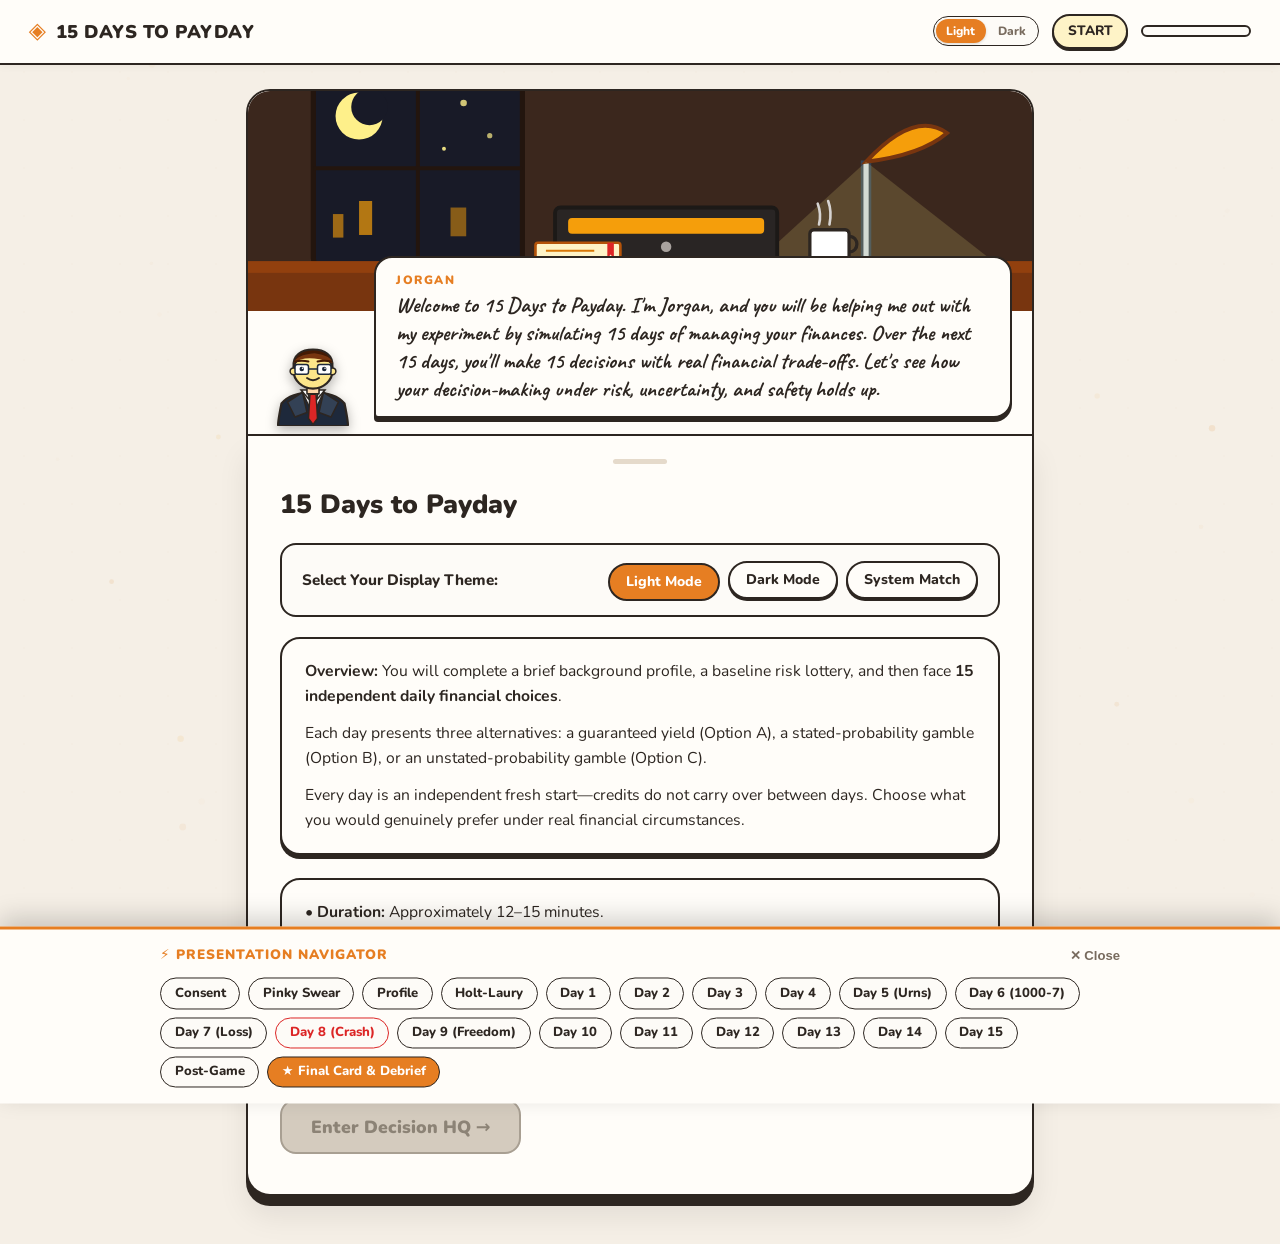
<file: index.html>
<!DOCTYPE html>
<html lang="en" data-theme="light">
<head>
  <meta charset="UTF-8">
  <meta name="viewport" content="width=device-width, initial-scale=1.0">
  <title>15 Days to Payday — Neuroeconomics Decision Study</title>
  <meta name="description" content="A cozy interactive neuroeconomics study on risk, uncertainty, and financial decisions.">
  <link rel="preconnect" href="https://fonts.googleapis.com">
  <link rel="preconnect" href="https://fonts.gstatic.com" crossorigin>
  <link href="https://fonts.googleapis.com/css2?family=Caveat:wght@600;700&family=Nunito:wght@400;600;700;800;900&display=swap" rel="stylesheet">
  <link rel="stylesheet" href="css/style.css?v=3.0">
</head>
<body>

  <!-- Ambient Particle / Grid Canvas -->
  <canvas id="bgCanvas" class="bg-canvas"></canvas>

  <div class="app-shell">

    <!-- Clean Cozy Top Header (No Ticker, No Subtitle, No Emojis, No Subject ID) -->
    <header class="cozy-top-bar" id="topBar">
      <div class="top-bar-brand">
        <span class="brand-geometric-mark">◈</span>
        <div class="brand-text-group">
          <span class="brand-title">15 DAYS TO PAYDAY</span>
        </div>
      </div>

      <div class="top-bar-hud">
        <!-- Theme Mode Switcher -->
        <div class="theme-mode-switch" id="themeSwitch">
          <button type="button" class="theme-btn" id="btnThemeLight" title="Light Mode" onclick="setAppTheme('light')">Light</button>
          <button type="button" class="theme-btn" id="btnThemeDark" title="Dark Mode" onclick="setAppTheme('dark')">Dark</button>
        </div>

        <div class="day-badge-pill" id="dayPill">START</div>
        <div class="progress-pill-track">
          <div class="progress-pill-fill" id="progressBarInner" style="width: 0%"></div>
        </div>
      </div>
    </header>

    <!-- Main Stacked Container (Centered on desktop, responsive on mobile) -->
    <div class="cozy-app-container">

      <!-- TOP STAGE: Scene Illustration + Pop-up Jorgan + Speech Bubble -->
      <section class="stage-section" id="stageSection">
        
        <!-- Illustration Canvas / Frame -->
        <div class="scene-stage-frame" id="sceneFrame">
          <!-- Rendered by sprites.js -->
        </div>

        <!-- Jorgan & Speech Bubble Overlay -->
        <div class="mascot-bar" id="mascotBar">
          <div class="mascot-companion pop-bounce" id="mascotCompanion">
            <!-- Rendered by sprites.getJorgan() -->
          </div>

          <div class="mascot-speech-bubble" id="speechBubble">
            <span class="bubble-tag" id="mascotTag">JORGAN</span>
            <p class="bubble-text" id="narratorText">
              Welcome to 15 Days to Payday. I'm Jorgan, your senior portfolio advisor. Let's see how your instincts handle the market.
            </p>
          </div>
        </div>

      </section>

      <!-- BOTTOM CARD: Cozy Questionnaire Container -->
      <main class="questionnaire-card" id="questionnaireCard" role="main">
        <!-- Top pull bar handle for that cozy tactile card aesthetic -->
        <div class="card-handle-bar"></div>
        <div id="rightPanel" class="card-inner-body">
          <!-- Rendered dynamically by js/game.js -->
        </div>
      </main>

    </div>

  </div>

  <!-- Presentation / Developer Stage Skipper Dock -->
  <div class="presentation-dock" id="presentationDock">
    <div class="presentation-bar-inner">
      <div class="presentation-header">
        <span class="presentation-title-text">⚡ Presentation Navigator</span>
        <button type="button" class="dock-close-btn" onclick="togglePresentationDock()">✕ Close</button>
      </div>
      <div class="presentation-chips-wrap">
        <button type="button" class="p-chip" onclick="app.renderConsent()">Consent</button>
        <button type="button" class="p-chip" onclick="app.devJumpPinky()">Pinky Swear</button>
        <button type="button" class="p-chip" onclick="app.devJumpProfile()">Profile</button>
        <button type="button" class="p-chip" onclick="app.devJumpHoltLaury()">Holt-Laury</button>
        <button type="button" class="p-chip" onclick="app.devJumpDay(1)">Day 1</button>
        <button type="button" class="p-chip" onclick="app.devJumpDay(2)">Day 2</button>
        <button type="button" class="p-chip" onclick="app.devJumpDay(3)">Day 3</button>
        <button type="button" class="p-chip" onclick="app.devJumpDay(4)">Day 4</button>
        <button type="button" class="p-chip" onclick="app.devJumpDay(5)">Day 5 (Urns)</button>
        <button type="button" class="p-chip" onclick="app.devJumpDay(6)">Day 6 (1000-7)</button>
        <button type="button" class="p-chip" onclick="app.devJumpDay(7)">Day 7 (Loss)</button>
        <button type="button" class="p-chip p-chip-alert" onclick="app.devJumpDay(8)">Day 8 (Crash)</button>
        <button type="button" class="p-chip" onclick="app.devJumpDay(9)">Day 9 (Freedom)</button>
        <button type="button" class="p-chip" onclick="app.devJumpDay(10)">Day 10</button>
        <button type="button" class="p-chip" onclick="app.devJumpDay(11)">Day 11</button>
        <button type="button" class="p-chip" onclick="app.devJumpDay(12)">Day 12</button>
        <button type="button" class="p-chip" onclick="app.devJumpDay(13)">Day 13</button>
        <button type="button" class="p-chip" onclick="app.devJumpDay(14)">Day 14</button>
        <button type="button" class="p-chip" onclick="app.devJumpDay(15)">Day 15</button>
        <button type="button" class="p-chip" onclick="app.devJumpPostGame()">Post-Game</button>
        <button type="button" class="p-chip p-chip-highlight" onclick="app.devJumpResults()">★ Final Card &amp; Debrief</button>
      </div>
    </div>
  </div>

  <!-- Presentation Floating Launcher Pill -->
  <button type="button" class="presentation-launcher-btn" id="presentationLauncher" onclick="togglePresentationDock()"></button>

  <script>
    // Theme Manager
    function setAppTheme(theme) {
      if (theme === 'system') {
        const isDark = window.matchMedia && window.matchMedia('(prefers-color-scheme: dark)').matches;
        document.documentElement.setAttribute('data-theme', isDark ? 'dark' : 'light');
      } else {
        document.documentElement.setAttribute('data-theme', theme);
      }
      localStorage.setItem('payday_theme', theme);
      updateThemeButtons(theme);
    }

    function updateThemeButtons(current) {
      const bLight = document.getElementById('btnThemeLight');
      const bDark = document.getElementById('btnThemeDark');
      if (bLight && bDark) {
        bLight.classList.toggle('active', current === 'light');
        bDark.classList.toggle('active', current === 'dark');
      }
    }

    // Initialize theme from storage or system
    (function() {
      const saved = localStorage.getItem('payday_theme') || 'light';
      setAppTheme(saved);
    })();

    // Toggle Presentation Dock
    // SHA-256 of SKIP_STAGES_PASSWORD from the local .env; the password itself is not in the source.
    const SKIP_STAGES_PASSWORD_SHA256 = 'eafa1c09077d2f840ab4aef514ca41c64a86ea811fbc3c2f040c6bf458b9ad96';

    async function sha256Hex(text) {
      const buf = await crypto.subtle.digest('SHA-256', new TextEncoder().encode(text));
      return Array.from(new Uint8Array(buf)).map(b => b.toString(16).padStart(2, '0')).join('');
    }

    async function togglePresentationDock() {
      const dock = document.getElementById('presentationDock');
      const launcher = document.getElementById('presentationLauncher');
      if (dock && launcher) {
        // Opening the dock requires the password; closing it does not.
        if (!dock.classList.contains('active')) {
          const entered = window.prompt('Enter the password to use Skip Stages:');
          if (entered === null) return;
          if (!window.crypto || !crypto.subtle) {
            alert('Skip Stages needs the page to be served over https or localhost.');
            return;
          }
          if (await sha256Hex(entered) !== SKIP_STAGES_PASSWORD_SHA256) {
            alert('Incorrect password.');
            return;
          }
        }
        dock.classList.toggle('active');
        launcher.classList.toggle('hidden', dock.classList.contains('active'));
      }
    }
  </script>

  <script src="js/config.js?v=2.7"></script>
  <script src="js/sprites.js?v=2.7"></script>
  <script src="js/scenarios.js?v=2.8"></script>
  <script src="js/world.js?v=2.7"></script>
  <script src="js/game.js?v=3.0"></script>

</body>
</html>
</file>
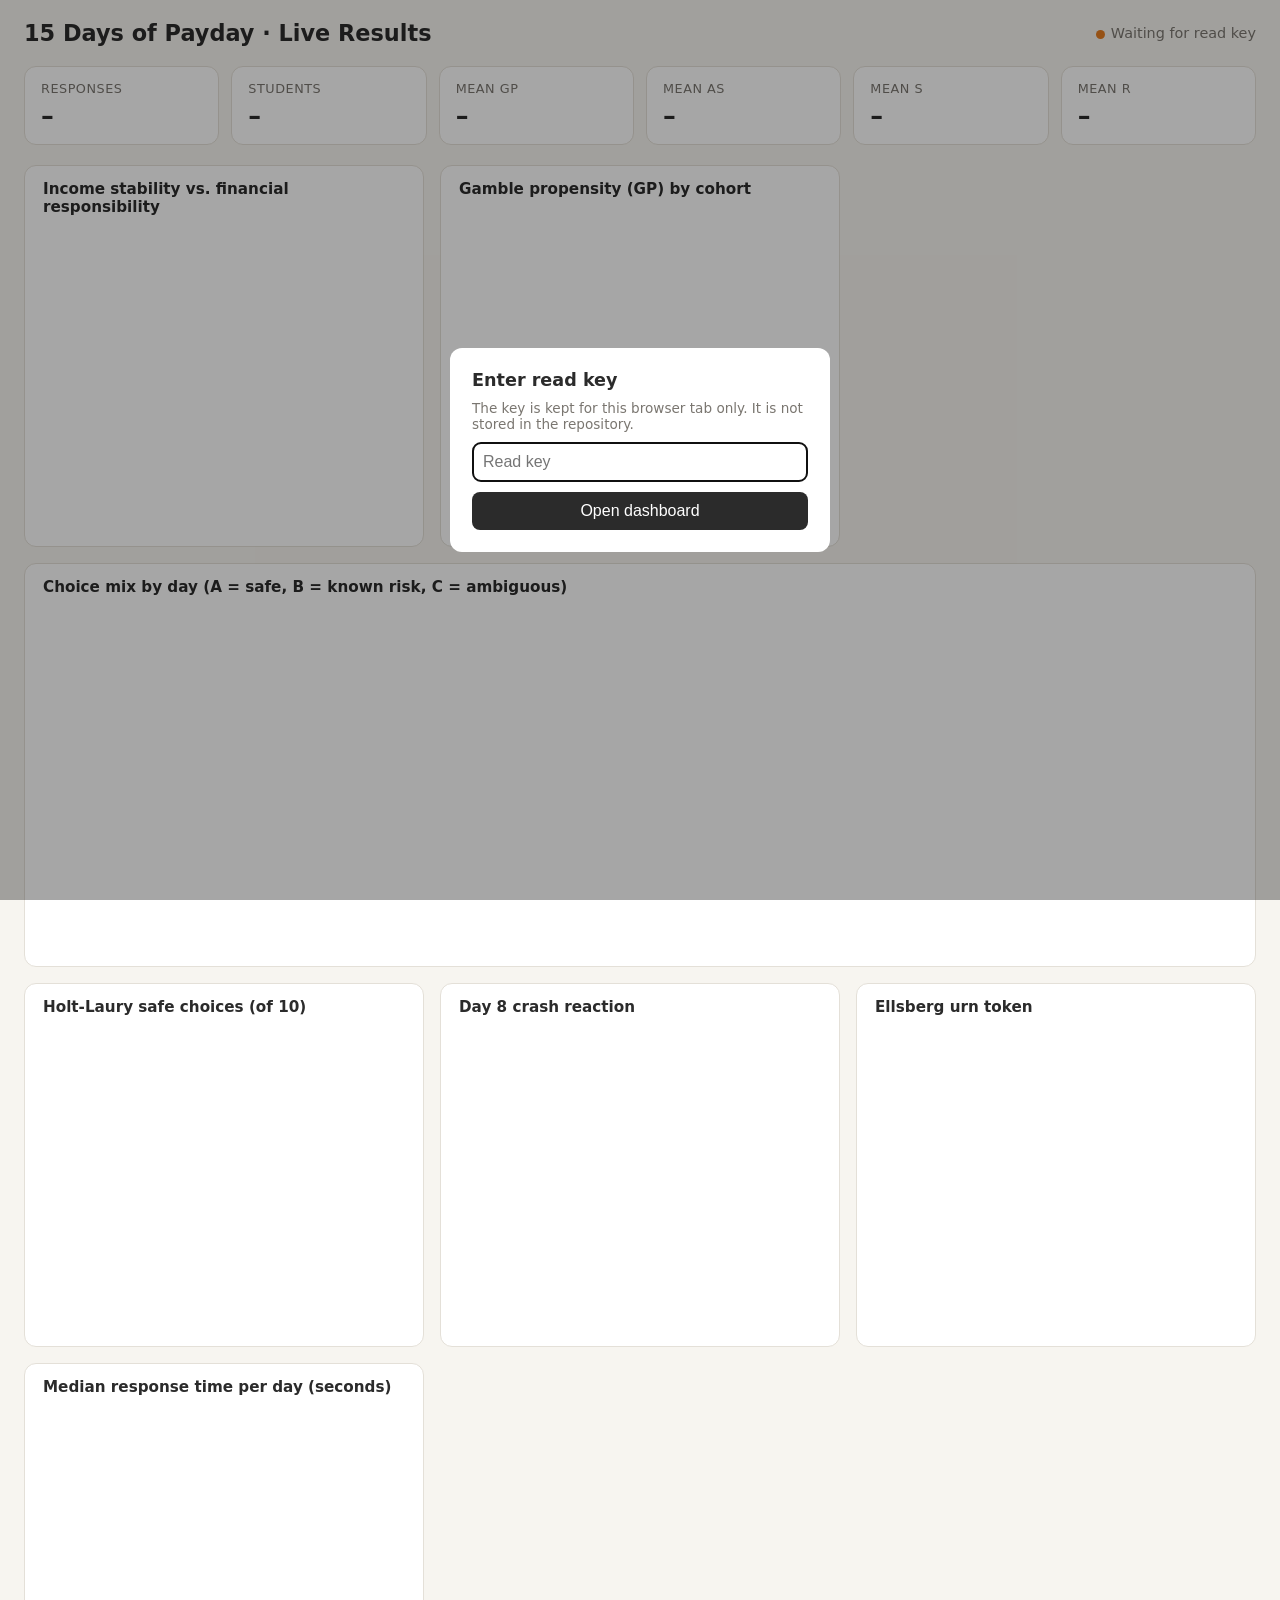
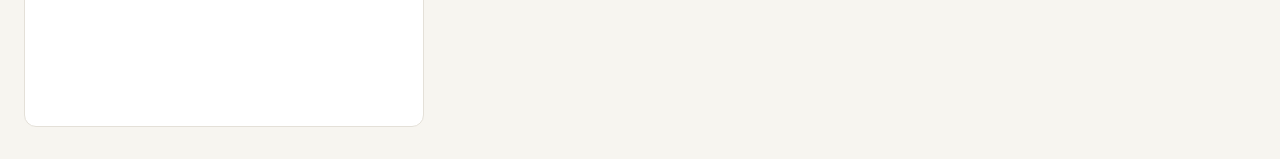
<file: dashboard.html>
<!DOCTYPE html>
<html lang="en">
<head>
  <meta charset="UTF-8">
  <meta name="viewport" content="width=device-width, initial-scale=1.0">
  <title>Live Results · 15 Days of Payday</title>
  <script src="https://cdn.plot.ly/plotly-2.35.2.min.js"></script>
  <script src="js/config.js"></script>
  <style>
    :root {
      --bg: #f7f5f0; --card: #ffffff; --ink: #2b2b2b; --muted: #7a7670; --line: #e4e0d8;
      --ok: #2ecc71; --warn: #e67e22; --bad: #e74c3c;
    }
    * { box-sizing: border-box; }
    body { margin: 0; background: var(--bg); color: var(--ink); font-family: system-ui, -apple-system, "Segoe UI", sans-serif; }
    header { padding: 20px 24px 8px; display: flex; flex-wrap: wrap; gap: 12px; align-items: center; justify-content: space-between; }
    h1 { font-size: 1.4rem; margin: 0; }
    .status { font-size: 0.9rem; color: var(--muted); }
    .dot { display: inline-block; width: 9px; height: 9px; border-radius: 50%; background: var(--muted); margin-right: 6px; vertical-align: middle; }
    .dot.live { background: var(--ok); animation: pulse 1.6s infinite; }
    .dot.err { background: var(--bad); }
    .dot.demo { background: var(--warn); }
    @keyframes pulse { 0%, 100% { opacity: 1; } 50% { opacity: 0.35; } }
    .banner { margin: 8px 24px; padding: 10px 14px; border-radius: 8px; background: #fff4e5; color: #7a4a10; font-size: 0.9rem; }
    .kpis { display: grid; grid-template-columns: repeat(auto-fit, minmax(150px, 1fr)); gap: 12px; padding: 12px 24px; }
    .kpi, .card { background: var(--card); border: 1px solid var(--line); border-radius: 12px; }
    .kpi { padding: 14px 16px; }
    .kpi .label { font-size: 0.8rem; color: var(--muted); text-transform: uppercase; letter-spacing: 0.04em; }
    .kpi .value { font-size: 1.6rem; font-weight: 600; margin-top: 4px; }
    .grid { display: grid; grid-template-columns: repeat(auto-fit, minmax(340px, 1fr)); gap: 16px; padding: 8px 24px 32px; }
    .card { padding: 12px 14px 6px; }
    .card h2 { font-size: 0.95rem; margin: 2px 4px 4px; font-weight: 600; }
    .card .plot { height: 320px; }
    .wide { grid-column: 1 / -1; }
    .wide .plot { height: 360px; }
    #gate { position: fixed; inset: 0; background: rgba(0,0,0,0.35); display: none; align-items: center; justify-content: center; padding: 16px; }
    #gate form { background: var(--card); padding: 22px; border-radius: 12px; width: min(380px, 100%); display: grid; gap: 10px; }
    #gate input { padding: 10px; font-size: 1rem; border: 1px solid var(--line); border-radius: 8px; }
    #gate button { padding: 10px; font-size: 1rem; border: 0; border-radius: 8px; background: var(--ink); color: #fff; cursor: pointer; }
    #gate .hint { font-size: 0.85rem; color: var(--muted); margin: 0; }
  </style>
</head>
<body>
  <header>
    <h1>15 Days of Payday · Live Results</h1>
    <div class="status"><span class="dot" id="dot"></span><span id="statusText">Connecting…</span></div>
  </header>

  <div id="demoBanner" class="banner" style="display:none">
    Demo data: no webhook is set in <code>js/config.js</code>, so these charts show random numbers to check the layout.
  </div>

  <section class="kpis">
    <div class="kpi"><div class="label">Responses</div><div class="value" id="kN">–</div></div>
    <div class="kpi"><div class="label">Students</div><div class="value" id="kStud">–</div></div>
    <div class="kpi"><div class="label">Mean GP</div><div class="value" id="kGP">–</div></div>
    <div class="kpi"><div class="label">Mean AS</div><div class="value" id="kAS">–</div></div>
    <div class="kpi"><div class="label">Mean S</div><div class="value" id="kS">–</div></div>
    <div class="kpi"><div class="label">Mean R</div><div class="value" id="kR">–</div></div>
  </section>

  <section class="grid">
    <div class="card"><h2>Income stability vs. financial responsibility</h2><div class="plot" id="pSR"></div></div>
    <div class="card"><h2>Gamble propensity (GP) by cohort</h2><div class="plot" id="pGP"></div></div>
    <div class="card wide"><h2>Choice mix by day (A = safe, B = known risk, C = ambiguous)</h2><div class="plot" id="pDays"></div></div>
    <div class="card"><h2>Holt-Laury safe choices (of 10)</h2><div class="plot" id="pHL"></div></div>
    <div class="card"><h2>Day 8 crash reaction</h2><div class="plot" id="pCrash"></div></div>
    <div class="card"><h2>Ellsberg urn token</h2><div class="plot" id="pEll"></div></div>
    <div class="card"><h2>Median response time per day (seconds)</h2><div class="plot" id="pRT"></div></div>
  </section>

  <div id="gate">
    <form id="gateForm">
      <h2 style="margin:0;font-size:1.1rem">Enter read key</h2>
      <p class="hint">The key is kept for this browser tab only. It is not stored in the repository.</p>
      <input type="password" id="gateKey" placeholder="Read key" autocomplete="off" required>
      <button type="submit">Open dashboard</button>
    </form>
  </div>

  <script src="js/dashboard.js"></script>
</body>
</html>
</file>
<file: css/style.css>
/* ============================================================
   15 DAYS TO PAYDAY — Cozy Neuroeconomics Study
   Warm Paper & Cafe Aesthetic · Dark Mode · Handcrafted Character · Smooth Animations
   ============================================================ */

/* CSS Variables — Light Theme (Default) */
:root {
  --bg-page:        #f5efe6;
  --bg-card:        #fffdf9;
  --bg-card-alt:    #fdfbf7;
  --bg-stage:       #7d533f;
  
  --dark-border:    #2d2621;
  --border-soft:    #e5dacb;
  --border-amber:   #d97706;

  --accent-orange:  #e67e22;
  --accent-amber:   #f59e0b;
  --accent-light:   #fef3c7;
  --accent-green:   #16a34a;
  --accent-blue:    #2563eb;
  --accent-red:     #dc2626;

  --text-main:      #2d2621;
  --text-muted:     #786b5e;
  --text-light:     #fefaf3;

  --font-main:      'Nunito', system-ui, -apple-system, sans-serif;
  --font-script:    'Caveat', cursive, sans-serif;
  
  --shadow-chunky:  0 4px 0 #2d2621;
  --shadow-small:   0 2px 0 #2d2621;
  --shadow-hover:   0 6px 0 #2d2621;
}

/* Dark Mode Theme Variables */
[data-theme="dark"] {
  --bg-page:        #181310;
  --bg-card:        #231b15;
  --bg-card-alt:    #2a201a;
  --bg-stage:       #130e0b;
  
  --dark-border:    #47382d;
  --border-soft:    #3b2e24;
  --border-amber:   #f59e0b;

  --accent-orange:  #f59e0b;
  --accent-amber:   #fbbf24;
  --accent-light:   #342416;
  --accent-green:   #22c55e;
  --accent-blue:    #3b82f6;
  --accent-red:     #ef4444;

  --text-main:      #f5ede4;
  --text-muted:     #b8a594;
  --text-light:     #181310;

  --shadow-chunky:  0 4px 0 #0e0a08;
  --shadow-small:   0 2px 0 #0e0a08;
  --shadow-hover:   0 6px 0 #0e0a08;
}

/* Reset & Base */
*, *::before, *::after {
  box-sizing: border-box;
  margin: 0;
  padding: 0;
}

html {
  font-size: 16px;
  scroll-behavior: smooth;
  max-width: 100vw;
  overflow-x: hidden;
}

body {
  font-family: var(--font-main);
  background-color: var(--bg-page);
  color: var(--text-main);
  min-height: 100vh;
  width: 100%;
  max-width: 100vw;
  overflow-x: hidden;
  line-height: 1.5;
  -webkit-font-smoothing: antialiased;
  transition: background-color 0.25s ease, color 0.25s ease;
}

/* Ambient Canvas */
.bg-canvas {
  position: fixed;
  inset: 0;
  z-index: 0;
  pointer-events: none;
  opacity: 0.4;
}

.app-shell {
  position: relative;
  z-index: 1;
  min-height: 100vh;
  width: 100%;
  max-width: 100vw;
  display: flex;
  flex-direction: column;
  padding-bottom: 3rem;
  overflow-x: hidden;
}

/* ============================================================
   TOP BAR (Clean, Cozy, No Ticker, No Subtitle, No ID)
   ============================================================ */
.cozy-top-bar {
  display: flex;
  justify-content: space-between;
  align-items: center;
  padding: 0.85rem 1.8rem;
  background: var(--bg-card);
  border-bottom: 2px solid var(--dark-border);
  box-shadow: 0 2px 8px rgba(0, 0, 0, 0.04);
  position: sticky;
  top: 0;
  z-index: 50;
  transition: background-color 0.25s ease, border-color 0.25s ease;
}

.top-bar-brand {
  display: flex;
  align-items: center;
  gap: 0.6rem;
}

.brand-geometric-mark {
  color: var(--accent-orange);
  font-size: 1.4rem;
  font-weight: 900;
  line-height: 1;
}

.brand-text-group {
  display: flex;
  flex-direction: column;
  line-height: 1.15;
}

.brand-title {
  font-family: var(--font-main);
  font-size: 1.15rem;
  font-weight: 900;
  letter-spacing: 0.5px;
  color: var(--text-main);
}

.top-bar-hud {
  display: flex;
  align-items: center;
  gap: 0.8rem;
}

/* Theme Switcher */
.theme-mode-switch {
  display: flex;
  background: var(--bg-card-alt);
  border: 1.5px solid var(--dark-border);
  border-radius: 999px;
  padding: 2px;
  gap: 2px;
}

.theme-btn {
  background: transparent;
  border: none;
  border-radius: 999px;
  font-family: var(--font-main);
  font-size: 0.75rem;
  font-weight: 800;
  padding: 0.25rem 0.65rem;
  color: var(--text-muted);
  cursor: pointer;
  transition: all 0.15s ease;
}

.theme-btn.active {
  background: var(--accent-orange);
  color: #ffffff;
  box-shadow: 0 1px 3px rgba(0,0,0,0.15);
}

.day-badge-pill {
  background: var(--accent-light);
  color: var(--text-main);
  font-family: var(--font-main);
  font-weight: 800;
  font-size: 0.85rem;
  padding: 0.35rem 0.85rem;
  border-radius: 999px;
  border: 2px solid var(--dark-border);
  box-shadow: var(--shadow-small);
}

.progress-pill-track {
  width: 110px;
  height: 12px;
  background: var(--bg-card-alt);
  border: 2px solid var(--dark-border);
  border-radius: 999px;
  overflow: hidden;
}

.progress-pill-fill {
  height: 100%;
  background: var(--accent-orange);
  border-radius: 999px;
  transition: width 0.4s cubic-bezier(0.34, 1.56, 0.64, 1);
}

/* ============================================================
   MAIN CONTAINER (Full PC Window with Responsive Cap)
   ============================================================ */
.cozy-app-container {
  width: 100%;
  max-width: 820px;
  margin: 1.5rem auto 0;
  padding: 0 1rem;
  display: flex;
  flex-direction: column;
}

/* ============================================================
   TOP STAGE: Scene Illustration + Jorgan Advisor
   ============================================================ */
.stage-section {
  width: 100%;
  background: var(--bg-card);
  border: 2.5px solid var(--dark-border);
  border-radius: 24px 24px 0 0;
  overflow: hidden;
  position: relative;
  box-shadow: 0 6px 0 var(--dark-border);
  min-height: 220px;
  display: flex;
  flex-direction: column;
  justify-content: space-between;
}

.scene-pop-active {
  animation: sceneBounceIn 0.5s cubic-bezier(0.34, 1.56, 0.64, 1) forwards;
}

@keyframes sceneBounceIn {
  0% { transform: scale(0.96) translateY(12px); opacity: 0.4; }
  70% { transform: scale(1.01) translateY(-2px); opacity: 1; }
  100% { transform: scale(1) translateY(0); opacity: 1; }
}

.scene-stage-frame {
  width: 100%;
  height: 220px;
  position: relative;
  overflow: hidden;
  display: flex;
  align-items: stretch;
  justify-content: stretch;
  background: var(--bg-card);
}

[data-theme="dark"] .scene-stage-frame {
  background: var(--bg-card);
}

.scene-stage-frame svg {
  width: 100%;
  height: 100%;
  min-width: 100%;
  min-height: 100%;
  object-fit: cover;
  display: block;
}

/* Smooth Stage & Day Transition Animation (Item 3) */
.stage-transition-in {
  animation: stageFadeSlideIn 0.3s cubic-bezier(0.16, 1, 0.3, 1) forwards;
}

@keyframes stageFadeSlideIn {
  0% {
    opacity: 0;
    transform: translateY(12px);
  }
  100% {
    opacity: 1;
    transform: translateY(0);
  }
}

/* Pinky Promise Pledge Screen (Item 1) */
.pinky-pledge-card {
  background: var(--bg-card);
  border: 2px solid var(--dark-border);
  border-radius: 20px;
  padding: 1.5rem 1.25rem 2rem;
  margin: 1.5rem 0;
  text-align: center;
  box-shadow: var(--shadow-chunky);
}

.pinky-canvas-box {
  width: 100%;
  max-width: 480px;
  height: 220px;
  margin: 0.5rem auto 1rem;
  cursor: pointer;
  display: flex;
  align-items: center;
  justify-content: center;
  position: relative;
  user-select: none;
}

.pinky-stage-wrapper {
  position: relative;
  width: 100%;
  height: 100%;
  display: flex;
  align-items: center;
  justify-content: center;
}

.pinky-layer {
  position: absolute;
  top: 0;
  left: 0;
  width: 100%;
  height: 100%;
  display: flex;
  align-items: center;
  justify-content: center;
  transition: opacity 0.15s ease;
}

.pinky-layer.is-hidden {
  opacity: 0;
  visibility: hidden;
  pointer-events: none;
}

.pinky-layer.is-visible {
  opacity: 1;
  visibility: visible;
  pointer-events: auto;
}

.pinky-img {
  max-width: 90%;
  max-height: 195px;
  object-fit: contain;
  display: block;
  filter: drop-shadow(0 6px 14px rgba(0, 0, 0, 0.14));
}

/* Reaching sway breathing animation */
.pinky-sway {
  animation: pinkyBreathing 2.4s ease-in-out infinite alternate;
}

@keyframes pinkyBreathing {
  0% { transform: scale(0.97) translateY(0); }
  50% { transform: scale(1.02) translateY(-4px); }
  100% { transform: scale(0.97) translateY(0); }
}

/* Rushing inward motion when user clicks */
.pinky-rushing-in {
  animation: pinkyRushIn 0.16s cubic-bezier(0.4, 0, 0.2, 1) forwards;
}

@keyframes pinkyRushIn {
  0% { transform: scale(1); }
  60% { transform: scale(0.92) translateY(3px); }
  100% { transform: scale(1.08) translateY(-3px); opacity: 0.8; }
}

/* Snappy Pinky Lock Punch Animation */
.pinky-snapped-in {
  animation: pinkySnapPunch 0.5s cubic-bezier(0.175, 0.885, 0.32, 1.275) forwards;
}

@keyframes pinkySnapPunch {
  0% {
    transform: scale(0.68) rotate(-4deg);
    opacity: 0;
  }
  45% {
    transform: scale(1.18) rotate(2deg);
    opacity: 1;
  }
  70% {
    transform: scale(0.95) rotate(-1deg);
  }
  85% {
    transform: scale(1.04) rotate(0.5deg);
  }
  100% {
    transform: scale(1) rotate(0deg);
    opacity: 1;
  }
}

/* Expanding golden shockwave ring */
.pinky-snap-burst-ring {
  position: absolute;
  top: 50%;
  left: 50%;
  width: 200px;
  height: 200px;
  margin-top: -100px;
  margin-left: -100px;
  border-radius: 50%;
  border: 4px solid var(--accent-orange, #f59e0b);
  pointer-events: none;
  animation: snapRingExpand 0.6s cubic-bezier(0.1, 0.9, 0.2, 1) forwards;
}

@keyframes snapRingExpand {
  0% { transform: scale(0.2); opacity: 1; border-width: 6px; }
  100% { transform: scale(1.4); opacity: 0; border-width: 1px; }
}

/* Floating celebration sparkles on lock */
.pinky-burst-stars {
  position: absolute;
  top: 10%;
  left: 50%;
  transform: translateX(-50%);
  pointer-events: none;
  font-size: 22px;
  display: flex;
  gap: 28px;
  animation: burstStarsPop 0.55s cubic-bezier(0.175, 0.885, 0.32, 1.275) forwards;
}

@keyframes burstStarsPop {
  0% { transform: translateX(-50%) scale(0.1) translateY(18px); opacity: 0; }
  50% { transform: translateX(-50%) scale(1.3) translateY(-8px); opacity: 1; }
  100% { transform: translateX(-50%) scale(1) translateY(0); opacity: 0.95; }
}

.promise-state-text {
  font-family: var(--font-script);
  font-size: 1.45rem;
  color: var(--accent-orange);
  font-weight: 700;
  margin-bottom: 1.25rem;
  transition: color 0.2s ease;
}

/* Bite-Sized Profile Stepper Header (Item 2) */
.profile-stepper-header {
  display: flex;
  align-items: center;
  justify-content: space-between;
  margin-bottom: 1.2rem;
  gap: 1rem;
}

.step-counter-tag {
  font-family: var(--font-main);
  font-size: 0.85rem;
  font-weight: 900;
  color: var(--accent-orange);
  background: var(--accent-light);
  border: 1.5px solid var(--border-amber);
  padding: 0.3rem 0.8rem;
  border-radius: 999px;
  white-space: nowrap;
}

.stepper-mini-track {
  flex: 1;
  height: 10px;
  background: var(--bg-card-alt);
  border: 2px solid var(--dark-border);
  border-radius: 999px;
  overflow: hidden;
}

.stepper-mini-fill {
  height: 100%;
  background: var(--accent-orange);
  border-radius: 999px;
  transition: width 0.35s cubic-bezier(0.34, 1.56, 0.64, 1);
}

.quiz-pill-dont-know {
  border-style: dashed !important;
  color: var(--text-muted) !important;
}

.quiz-pill-dont-know.selected {
  background: var(--border-soft) !important;
  color: var(--text-main) !important;
  border-style: solid !important;
}


/* Jorgan Character + Speech Bubble Overlay */
.mascot-bar {
  position: relative;
  margin-top: -55px;
  padding: 0 1.25rem 0.5rem;
  display: flex;
  align-items: flex-end;
  gap: 1rem;
  z-index: 10;
}

.mascot-companion {
  width: 90px;
  height: 90px;
  flex-shrink: 0;
  filter: drop-shadow(0 4px 6px rgba(0,0,0,0.3));
  transform-origin: bottom center;
}

.pop-bounce {
  animation: jorganPop 0.6s cubic-bezier(0.34, 1.56, 0.64, 1) forwards;
}

@keyframes jorganPop {
  0% { transform: scale(0.6) translateY(35px); opacity: 0; }
  60% { transform: scale(1.08) translateY(-4px); opacity: 1; }
  100% { transform: scale(1) translateY(0); opacity: 1; }
}

/* Speech Bubble (Jorgan Dialogue) */
.mascot-speech-bubble {
  flex: 1;
  background: var(--bg-card);
  border: 2px solid var(--dark-border);
  border-radius: 18px 18px 18px 4px;
  padding: 0.8rem 1.25rem;
  box-shadow: 0 4px 0 var(--dark-border);
  position: relative;
  min-height: 60px;
  display: flex;
  flex-direction: column;
  justify-content: center;
  margin-bottom: 8px;
}

.bubble-tag {
  font-family: var(--font-main);
  font-weight: 900;
  font-size: 0.75rem;
  color: var(--accent-orange);
  letter-spacing: 1.5px;
  text-transform: uppercase;
  margin-bottom: 0.15rem;
}

.bubble-text {
  font-family: var(--font-script);
  font-size: 1.35rem;
  line-height: 1.3;
  color: var(--text-main);
  font-weight: 700;
  white-space: pre-wrap;
}

.loss-meme-frame {
  display: inline-flex;
  flex-direction: column;
  vertical-align: middle;
  background: var(--bg-card-alt);
  border: 2px solid var(--dark-border);
  border-radius: 8px;
  padding: 4px 10px;
  font-family: 'Courier New', Courier, monospace;
  font-size: 1.25rem;
  font-weight: 900;
  line-height: 1.15;
  letter-spacing: 4px;
  color: var(--text-main);
  box-shadow: 0 2px 0 var(--dark-border);
}

.loss-meme-speech {
  display: inline-flex;
  align-items: center;
  justify-content: center;
  vertical-align: middle;
  padding: 2px;
}

.loss-meme-svg {
  display: block;
  stroke: var(--text-main);
  transition: transform 0.2s cubic-bezier(0.34, 1.56, 0.64, 1);
}

.loss-meme-speech:hover .loss-meme-svg {
  transform: scale(1.08);
}

.loss-meme-svg-icon {
  display: inline-block;
  vertical-align: middle;
  color: var(--text-main);
}

/* ============================================================
   BOTTOM CARD: Questionnaire
   ============================================================ */
.questionnaire-card {
  background: var(--bg-card);
  border: 2.5px solid var(--dark-border);
  border-top: none;
  border-radius: 0 0 24px 24px;
  box-shadow: 0 10px 0 var(--dark-border), 0 20px 30px rgba(0, 0, 0, 0.08);
  padding: 1.25rem 2rem 2.5rem;
  position: relative;
  z-index: 5;
  transition: background-color 0.25s ease, border-color 0.25s ease;
}

.card-slide-active {
  animation: cardSlideUp 0.4s ease-out forwards;
}

@keyframes cardSlideUp {
  0% { transform: translateY(16px); opacity: 0.5; }
  100% { transform: translateY(0); opacity: 1; }
}

.card-handle-bar {
  width: 54px;
  height: 5px;
  background: var(--border-soft);
  border-radius: 999px;
  margin: 0.2rem auto 1.4rem;
}

.card-inner-body {
  width: 100%;
}

/* ============================================================
   TYPOGRAPHY IN CARD
   ============================================================ */
.section-tag {
  display: inline-flex;
  align-items: center;
  gap: 0.4rem;
  font-size: 0.85rem;
  font-weight: 800;
  color: var(--accent-orange);
  background: var(--accent-light);
  border: 1.5px solid var(--border-amber);
  padding: 0.3rem 0.8rem;
  border-radius: 999px;
  margin-bottom: 0.8rem;
}

.page-title {
  font-family: var(--font-main);
  font-size: 1.65rem;
  font-weight: 900;
  color: var(--text-main);
  line-height: 1.3;
  margin-bottom: 0.4rem;
}

.page-subtitle {
  font-size: 1rem;
  color: var(--text-muted);
  font-weight: 600;
  margin-bottom: 1.4rem;
  line-height: 1.4;
}

/* Theme Picker Box on Consent Screen */
.theme-select-panel {
  background: var(--bg-card-alt);
  border: 2px solid var(--dark-border);
  border-radius: 16px;
  padding: 1rem 1.25rem;
  margin: 1.25rem 0;
  display: flex;
  align-items: center;
  justify-content: space-between;
  flex-wrap: wrap;
  gap: 0.8rem;
}

.theme-panel-label {
  font-weight: 800;
  font-size: 0.95rem;
  color: var(--text-main);
}

.theme-options-group {
  display: flex;
  gap: 0.5rem;
}

.theme-pill-choice {
  background: var(--bg-card);
  border: 2px solid var(--dark-border);
  border-radius: 999px;
  padding: 0.45rem 1rem;
  font-family: var(--font-main);
  font-size: 0.88rem;
  font-weight: 800;
  color: var(--text-main);
  cursor: pointer;
  box-shadow: var(--shadow-small);
  transition: all 0.12s ease;
}

.theme-pill-choice.selected {
  background: var(--accent-orange);
  color: #ffffff;
  transform: translateY(2px);
  box-shadow: none;
}

/* Cozy Info / Context Card (Clean, warm, no corporate left-border AI slop) */
.callout {
  background: var(--bg-card);
  border: 2.5px solid var(--dark-border);
  border-radius: 20px;
  padding: 1.25rem 1.45rem;
  margin-bottom: 1.4rem;
  font-size: 0.98rem;
  line-height: 1.6;
  color: var(--text-main);
  box-shadow: 0 4px 0 var(--dark-border);
}

.callout p + p {
  margin-top: 0.75rem;
}

/* ============================================================
   OPTION PILLS
   ============================================================ */
.option-pills-wrap {
  display: flex;
  flex-direction: column;
  gap: 0.85rem;
  margin: 1.25rem 0;
}

.option-pill {
  width: 100%;
  display: flex;
  align-items: center;
  gap: 1.1rem;
  background: var(--bg-card);
  border: 2px solid var(--dark-border);
  border-radius: 18px;
  padding: 1rem 1.25rem;
  box-shadow: var(--shadow-chunky);
  cursor: pointer;
  transition: transform 0.15s ease, box-shadow 0.15s ease, background 0.15s ease;
  user-select: none;
}

.option-pill:hover {
  transform: translateY(-2px);
  box-shadow: var(--shadow-hover);
  background: var(--bg-card-alt);
}

.option-pill.selected {
  background: var(--accent-light);
  border-color: var(--dark-border);
  box-shadow: var(--shadow-small);
  transform: translateY(2px);
}

.pill-radio-circle {
  width: 26px;
  height: 26px;
  flex-shrink: 0;
  border: 2.5px solid var(--dark-border);
  border-radius: 50%;
  background: var(--bg-card);
  display: flex;
  align-items: center;
  justify-content: center;
  transition: all 0.15s ease;
}

.pill-radio-dot {
  width: 14px;
  height: 14px;
  border-radius: 50%;
  background: transparent;
  transition: background 0.15s ease, transform 0.15s ease;
}

.option-pill.selected .pill-radio-dot {
  background: var(--accent-orange);
  transform: scale(1);
}

.pill-content {
  flex: 1;
  display: flex;
  flex-direction: column;
}

.pill-title {
  font-family: var(--font-main);
  font-size: 1.05rem;
  font-weight: 800;
  color: var(--text-main);
  line-height: 1.3;
}

.pill-sub {
  font-size: 0.88rem;
  color: var(--text-muted);
  font-weight: 600;
  margin-top: 0.2rem;
}

/* ============================================================
   DAILY DECISION CARDS (Days 1–15)
   ============================================================ */
.daily-options-grid {
  display: flex;
  flex-direction: column;
  gap: 1rem;
  margin: 1.4rem 0;
}

.daily-option-card {
  width: 100%;
  background: var(--bg-card);
  border: 2px solid var(--dark-border);
  border-radius: 20px;
  padding: 1.15rem 1.35rem;
  box-shadow: var(--shadow-chunky);
  cursor: pointer;
  display: flex;
  flex-direction: column;
  position: relative;
  transition: transform 0.15s ease, box-shadow 0.15s ease, background 0.15s ease;
  user-select: none;
}

.daily-option-card:hover {
  transform: translateY(-2px);
  box-shadow: var(--shadow-hover);
  background: var(--bg-card-alt);
}

.daily-option-card.selected {
  background: var(--accent-light);
  border-color: var(--dark-border);
  box-shadow: var(--shadow-small);
  transform: translateY(2px);
}

.daily-card-top {
  display: flex;
  justify-content: space-between;
  align-items: center;
  margin-bottom: 0.6rem;
}

.card-badge {
  font-family: var(--font-main);
  font-size: 0.75rem;
  font-weight: 900;
  letter-spacing: 0.5px;
  padding: 0.25rem 0.65rem;
  border-radius: 999px;
  border: 1.5px solid var(--dark-border);
}

.badge-safe { background: #dcfce7; color: #166534; }
.badge-risk { background: #fee2e2; color: #991b1b; }
.badge-ambiguous { background: #ede9fe; color: #5b21b6; }
.badge-sell { background: #fee2e2; color: #991b1b; }
.badge-hold { background: #fef3c7; color: #92400e; }
.badge-buy { background: #dcfce7; color: #166534; }

[data-theme="dark"] .badge-safe { background: #14532d; color: #86efac; }
[data-theme="dark"] .badge-risk { background: #7f1d1d; color: #fca5a5; }
[data-theme="dark"] .badge-ambiguous { background: #4c1d95; color: #d8b4fe; }
[data-theme="dark"] .badge-sell { background: #7f1d1d; color: #fca5a5; }
[data-theme="dark"] .badge-hold { background: #78350f; color: #fde68a; }
[data-theme="dark"] .badge-buy { background: #14532d; color: #86efac; }

.card-choice-tag {
  font-weight: 900;
  font-size: 0.85rem;
  color: var(--accent-orange);
}

.card-main-title {
  font-size: 1.15rem;
  font-weight: 900;
  color: var(--text-main);
  margin-bottom: 0.35rem;
}

.card-desc-body {
  font-size: 0.95rem;
  color: var(--text-muted);
  font-weight: 600;
  line-height: 1.4;
}

/* ============================================================
   COZY SLIDER WITH NUMBER DISPLAY (Fix for item 1)
   ============================================================ */
.cozy-slider-box {
  background: var(--bg-card);
  border: 2px solid var(--border-soft);
  border-radius: 20px;
  padding: 1.4rem 1.4rem 1.25rem;
  margin: 1.5rem 0;
  box-shadow: 0 4px 12px rgba(0,0,0,0.04);
}

.cozy-slider-top-row {
  display: flex;
  justify-content: space-between;
  align-items: center;
  margin-bottom: 1rem;
}

.cozy-slider-label {
  font-size: 1rem;
  font-weight: 800;
  color: var(--text-main);
}

/* Prominent Live Number Value Badge */
.slider-live-value {
  background: var(--accent-orange);
  color: #ffffff;
  font-family: var(--font-main);
  font-size: 1.15rem;
  font-weight: 900;
  padding: 0.25rem 0.85rem;
  border-radius: 999px;
  border: 2px solid var(--dark-border);
  box-shadow: var(--shadow-small);
  min-width: 48px;
  text-align: center;
}

.slider-track-wrap {
  position: relative;
  width: 100%;
  padding: 12px 0;
  margin-bottom: 1.2rem;
}

.cozy-range-input {
  -webkit-appearance: none;
  appearance: none;
  width: 100%;
  height: 14px;
  background: #fed7aa;
  border: 2px solid var(--dark-border);
  border-radius: 999px;
  outline: none;
  cursor: pointer;
  position: relative;
  z-index: 2;
}

[data-theme="dark"] .cozy-range-input {
  background: #78350f;
}

.cozy-range-input::-webkit-slider-thumb {
  -webkit-appearance: none;
  appearance: none;
  width: 32px;
  height: 32px;
  background: var(--accent-orange);
  border: 2.5px solid var(--dark-border);
  border-radius: 50%;
  box-shadow: var(--shadow-small);
  cursor: pointer;
  transition: transform 0.1s ease;
}

.cozy-range-input::-webkit-slider-thumb:hover {
  transform: scale(1.1);
}

.cozy-range-input::-moz-range-thumb {
  width: 32px;
  height: 32px;
  background: var(--accent-orange);
  border: 2.5px solid var(--dark-border);
  border-radius: 50%;
  box-shadow: var(--shadow-small);
  cursor: pointer;
}

.slider-step-buttons {
  display: flex;
  gap: 0.6rem;
  justify-content: space-between;
  margin-bottom: 0.8rem;
}

.slider-step-btn {
  flex: 1;
  background: var(--bg-card);
  border: 2px solid var(--dark-border);
  border-radius: 14px;
  padding: 0.65rem 0.2rem;
  font-family: var(--font-main);
  font-size: 1.15rem;
  font-weight: 900;
  color: var(--text-main);
  box-shadow: var(--shadow-chunky);
  cursor: pointer;
  transition: all 0.12s ease;
  text-align: center;
}

.slider-step-btn:hover {
  transform: translateY(-2px);
  box-shadow: var(--shadow-hover);
  background: var(--bg-card-alt);
}

.slider-step-btn.active {
  background: var(--accent-orange);
  color: #ffffff;
  transform: translateY(2px);
  box-shadow: var(--shadow-small);
}

.slider-legend-row {
  display: flex;
  justify-content: space-between;
  font-size: 0.9rem;
  font-weight: 700;
  color: var(--text-muted);
  margin-bottom: 0.6rem;
}

.slider-hint-script {
  font-family: var(--font-script);
  font-size: 1.4rem;
  color: var(--accent-orange);
  text-align: center;
  font-weight: 700;
  letter-spacing: 0.5px;
  margin-top: 0.2rem;
}

/* ============================================================
   FORMS & INPUT FIELDS
   ============================================================ */
.form-card-grid {
  display: grid;
  grid-template-columns: 1fr 1fr;
  gap: 1rem;
  margin: 1.25rem 0;
}

.form-group-full {
  grid-column: span 2;
}

.field-label {
  display: block;
  font-size: 0.95rem;
  font-weight: 800;
  color: var(--text-main);
  margin-bottom: 0.45rem;
}

.cozy-input, .cozy-select, .cozy-textarea {
  width: 100%;
  background: var(--bg-card);
  border: 2px solid var(--dark-border);
  border-radius: 14px;
  padding: 0.75rem 1rem;
  font-family: var(--font-main);
  font-size: 1rem;
  font-weight: 700;
  color: var(--text-main);
  outline: none;
  transition: border-color 0.15s ease, box-shadow 0.15s ease;
}

.cozy-input:focus, .cozy-select:focus, .cozy-textarea:focus {
  border-color: var(--accent-orange);
  box-shadow: 0 0 0 3px rgba(230, 126, 34, 0.25);
}

.cozy-textarea {
  min-height: 90px;
  resize: vertical;
}

/* Quiz items */
.quiz-box {
  background: var(--bg-card-alt);
  border: 2px solid var(--border-soft);
  border-radius: 16px;
  padding: 1.15rem;
  margin-bottom: 1rem;
}

.quiz-title {
  font-size: 1rem;
  font-weight: 800;
  color: var(--text-main);
  margin-bottom: 0.8rem;
}

.quiz-pill-row {
  display: flex;
  flex-wrap: wrap;
  gap: 0.6rem;
}

.quiz-pill-btn {
  background: var(--bg-card);
  border: 2px solid var(--dark-border);
  border-radius: 999px;
  padding: 0.45rem 1.1rem;
  font-size: 0.9rem;
  font-weight: 800;
  color: var(--text-main);
  box-shadow: var(--shadow-small);
  cursor: pointer;
  transition: all 0.12s ease;
}

.quiz-pill-btn:hover {
  transform: translateY(-1px);
  background: var(--bg-card-alt);
}

.quiz-pill-btn.selected {
  background: var(--accent-orange);
  color: #ffffff;
  transform: translateY(2px);
  box-shadow: none;
}

/* ============================================================
   BUTTONS
   ============================================================ */
.btn-row {
  display: flex;
  gap: 1rem;
  margin-top: 1.8rem;
  flex-wrap: wrap;
}

.btn-cozy-primary {
  background: var(--accent-orange);
  color: #ffffff;
  font-family: var(--font-main);
  font-size: 1.1rem;
  font-weight: 900;
  padding: 0.85rem 1.8rem;
  border: 2px solid var(--dark-border);
  border-radius: 16px;
  box-shadow: var(--shadow-chunky);
  cursor: pointer;
  transition: all 0.15s ease;
  display: inline-flex;
  align-items: center;
  gap: 0.5rem;
}

.btn-cozy-primary:hover:not(:disabled) {
  transform: translateY(-2px);
  box-shadow: var(--shadow-hover);
  background: #d35400;
}

.btn-cozy-primary:active:not(:disabled) {
  transform: translateY(2px);
  box-shadow: var(--shadow-small);
}

.btn-cozy-primary:disabled {
  background: #d4cbbe;
  border-color: #a89f92;
  color: #8c8376;
  box-shadow: none;
  cursor: not-allowed;
  transform: none;
}

[data-theme="dark"] .btn-cozy-primary:disabled {
  background: #3b2e24;
  border-color: #2a2019;
  color: #6b5849;
}

.btn-cozy-secondary {
  background: var(--bg-card);
  color: var(--text-main);
  font-family: var(--font-main);
  font-size: 1rem;
  font-weight: 800;
  padding: 0.85rem 1.4rem;
  border: 2px solid var(--dark-border);
  border-radius: 16px;
  box-shadow: var(--shadow-chunky);
  cursor: pointer;
  transition: all 0.15s ease;
}

.btn-cozy-secondary:hover {
  transform: translateY(-2px);
  box-shadow: var(--shadow-hover);
  background: var(--bg-card-alt);
}

/* ============================================================
   CRASH ALERT (Day 8)
   ============================================================ */
.crash-emergency-card {
  background: #fee2e2;
  border: 2.5px solid #dc2626;
  border-radius: 16px;
  padding: 1.1rem 1.3rem;
  margin-bottom: 1.25rem;
  box-shadow: 0 4px 0 #991b1b;
  display: flex;
  gap: 0.85rem;
  align-items: center;
}

[data-theme="dark"] .crash-emergency-card {
  background: #450a0a;
  border-color: #ef4444;
  box-shadow: 0 4px 0 #1f0404;
}

.crash-tag-box {
  background: #dc2626;
  color: #ffffff;
  font-weight: 900;
  font-size: 0.8rem;
  padding: 0.35rem 0.65rem;
  border-radius: 8px;
  letter-spacing: 1px;
}

.crash-alert-title {
  font-weight: 900;
  color: #991b1b;
  font-size: 1.05rem;
}

[data-theme="dark"] .crash-alert-title {
  color: #fca5a5;
}

.crash-alert-body {
  font-size: 0.92rem;
  font-weight: 700;
  color: #7f1d1d;
  line-height: 1.3;
}

[data-theme="dark"] .crash-alert-body {
  color: #fecaca;
}

/* ============================================================
   ELLSBERG URN PICKER (Day 5) — Clean text, no emoji
   ============================================================ */
.urn-choice-grid {
  display: grid;
  grid-template-columns: 1fr 1fr;
  gap: 1rem;
  margin: 1.25rem 0;
}

.urn-pick-card {
  background: var(--bg-card);
  border: 2px solid var(--dark-border);
  border-radius: 18px;
  padding: 1.2rem;
  text-align: center;
  cursor: pointer;
  box-shadow: var(--shadow-chunky);
  transition: all 0.15s ease;
}

.urn-pick-card:hover {
  transform: translateY(-2px);
  box-shadow: var(--shadow-hover);
}

.urn-pick-card.active-red {
  background: #fee2e2;
  border-color: #dc2626;
  box-shadow: 0 2px 0 #991b1b;
  transform: translateY(2px);
}

.urn-pick-card.active-blue {
  background: #eff6ff;
  border-color: #2563eb;
  box-shadow: 0 2px 0 #1e40af;
  transform: translateY(2px);
}

[data-theme="dark"] .urn-pick-card.active-red {
  background: #450a0a;
  border-color: #ef4444;
}

[data-theme="dark"] .urn-pick-card.active-blue {
  background: #172554;
  border-color: #3b82f6;
}

.urn-indicator-dot {
  width: 24px;
  height: 24px;
  border-radius: 50%;
  margin: 0 auto 0.5rem;
  border: 2px solid var(--dark-border);
}

.dot-red { background: #dc2626; }
.dot-blue { background: #2563eb; }

.urn-title {
  font-size: 1.1rem;
  font-weight: 900;
  color: var(--text-main);
}

.urn-sub {
  font-size: 0.85rem;
  color: var(--text-muted);
  font-weight: 600;
  margin-top: 0.2rem;
}

/* ============================================================
   HOLT-LAURY BENCHMARK TABLE
   ============================================================ */
.hl-cozy-table {
  width: 100%;
  border-collapse: separate;
  border-spacing: 0 0.5rem;
  margin: 1.25rem 0;
}

.hl-cozy-table th {
  font-size: 0.85rem;
  font-weight: 900;
  color: var(--text-muted);
  text-align: left;
  padding: 0.4rem 0.6rem;
  text-transform: uppercase;
}

.hl-cozy-row td {
  background: var(--bg-card);
  border-top: 2px solid var(--dark-border);
  border-bottom: 2px solid var(--dark-border);
  padding: 0.75rem 0.7rem;
  font-size: 0.92rem;
  font-weight: 700;
}

.hl-cozy-row td:first-child {
  border-left: 2px solid var(--dark-border);
  border-radius: 14px 0 0 14px;
  color: var(--accent-orange);
  font-weight: 900;
}

.hl-cozy-row td:last-child {
  border-right: 2px solid var(--dark-border);
  border-radius: 0 14px 14px 0;
}

.hl-radio-label {
  display: flex;
  align-items: center;
  gap: 0.5rem;
  cursor: pointer;
}

.hl-radio-label input {
  accent-color: var(--accent-orange);
  width: 18px;
  height: 18px;
  cursor: pointer;
}

.hl-chosen td {
  background: var(--accent-light);
}

/* ============================================================
   FINAL COLLECTIBLE CARD (Fix for Item 4: Bank in City Art Card)
   ============================================================ */
.reward-art-container {
  display: flex;
  flex-direction: column;
  align-items: center;
  margin: 1.8rem 0 2rem;
}

.reward-art-card {
  width: 100%;
  max-width: 520px;
  background: var(--bg-card);
  border: 3px solid var(--dark-border);
  border-radius: 28px;
  overflow: hidden;
  box-shadow: 0 8px 0 var(--dark-border), 0 24px 35px rgba(0, 0, 0, 0.12);
  display: flex;
  flex-direction: column;
}

.reward-card-header {
  padding: 1.4rem 1.6rem 0.8rem;
  text-align: center;
  background: var(--bg-card);
}

.reward-archetype-title {
  font-family: var(--font-main);
  font-size: 1.7rem;
  font-weight: 900;
  color: var(--accent-orange);
  letter-spacing: 0.5px;
}

.reward-archetype-sub {
  font-size: 0.85rem;
  font-weight: 800;
  color: var(--text-muted);
  text-transform: uppercase;
  letter-spacing: 1.5px;
  margin-top: 0.2rem;
}

/* Cozy Bank in a City Illustration inside card */
.reward-art-illustration {
  width: 100%;
  height: 240px;
  background: #fde68a;
  border-top: 2.5px solid var(--dark-border);
  border-bottom: 2.5px solid var(--dark-border);
  overflow: hidden;
  position: relative;
}

.reward-art-illustration svg {
  width: 100%;
  height: 100%;
  display: block;
}

.reward-card-body {
  padding: 1.1rem 1.6rem 1.3rem;
  text-align: center;
  background: var(--bg-card);
}

.reward-meta-row {
  display: flex;
  justify-content: center;
  gap: 1.5rem;
  font-size: 0.85rem;
  font-weight: 800;
  color: var(--text-muted);
}

.reward-authors-credit {
  margin-top: 1rem;
  padding-top: 0.75rem;
  border-top: 1.5px dashed var(--border-soft);
  font-size: 0.82rem;
  font-weight: 700;
  color: var(--text-muted);
  text-align: center;
  letter-spacing: 0.2px;
}

.debrief-credits-footer {
  text-align: center;
  margin-top: 2.2rem;
  padding: 1.25rem 0 0.5rem;
  border-top: 1.5px solid var(--border-soft);
  font-size: 0.85rem;
  color: var(--text-muted);
}

.debrief-credits-footer .credits-study-title {
  font-weight: 800;
  letter-spacing: 0.5px;
  text-transform: uppercase;
  font-size: 0.8rem;
  margin-bottom: 0.2rem;
}

.debrief-credits-footer .credits-authors {
  font-weight: 700;
  font-size: 0.95rem;
  color: var(--text-main);
}

.results-stats-row {
  display: grid;
  grid-template-columns: repeat(3, 1fr);
  gap: 0.75rem;
  margin: 1.5rem 0;
}

.mini-stat-card {
  background: var(--bg-card);
  border: 2px solid var(--dark-border);
  border-radius: 14px;
  padding: 0.9rem;
  text-align: center;
  box-shadow: var(--shadow-small);
}

.mini-stat-label {
  font-size: 0.75rem;
  font-weight: 800;
  color: var(--text-muted);
  text-transform: uppercase;
}

.mini-stat-val {
  font-size: 1.35rem;
  font-weight: 900;
  color: var(--accent-orange);
  margin-top: 0.2rem;
}

.mini-stat-sub {
  font-size: 0.75rem;
  color: var(--text-muted);
  font-weight: 600;
}

/* ============================================================
   PRESENTATION NAVIGATOR DOCK & LAUNCHER
   ============================================================ */
.presentation-launcher-btn {
  position: fixed;
  bottom: 20px;
  right: 20px;
  z-index: 990;
  background: var(--dark-border);
  color: #ffffff;
  font-family: var(--font-main);
  font-size: 0.85rem;
  font-weight: 800;
  padding: 0.55rem 1.15rem;
  border-radius: 999px;
  border: 2px solid var(--accent-orange);
  box-shadow: 0 4px 14px rgba(0, 0, 0, 0.25);
  cursor: pointer;
  transition: transform 0.15s ease, opacity 0.2s ease;
  /* Label removed for public data collection: the button is invisible but
     still opens the password-protected dock for the researchers. */
  opacity: 0;
  min-width: 56px;
  min-height: 34px;
}

.presentation-launcher-btn:hover {
  transform: translateY(-2px);
  background: #111;
}

.presentation-launcher-btn.hidden {
  opacity: 0;
  pointer-events: none;
}

.presentation-dock {
  position: fixed;
  bottom: 0;
  left: 0;
  right: 0;
  z-index: 1000;
  background: var(--bg-card);
  border-top: 3px solid var(--accent-orange);
  box-shadow: 0 -8px 24px rgba(0, 0, 0, 0.18);
  padding: 1rem 1.5rem;
  transform: translateY(115%);
  transition: transform 0.3s cubic-bezier(0.34, 1.56, 0.64, 1);
}

.presentation-dock.active {
  transform: translateY(0);
}

.presentation-bar-inner {
  max-width: 960px;
  margin: 0 auto;
  display: flex;
  flex-direction: column;
  gap: 0.75rem;
}

.presentation-header {
  display: flex;
  justify-content: space-between;
  align-items: center;
}

.presentation-title-text {
  font-size: 0.85rem;
  font-weight: 900;
  color: var(--accent-orange);
  letter-spacing: 1px;
  text-transform: uppercase;
}

.dock-close-btn {
  background: transparent;
  border: none;
  font-size: 0.82rem;
  font-weight: 800;
  color: var(--text-muted);
  cursor: pointer;
}

.dock-close-btn:hover {
  color: var(--text-main);
}

.presentation-chips-wrap {
  display: flex;
  flex-wrap: wrap;
  gap: 0.5rem;
}

.p-chip {
  background: var(--bg-card-alt);
  border: 1.5px solid var(--dark-border);
  border-radius: 999px;
  padding: 0.35rem 0.85rem;
  font-family: var(--font-main);
  font-size: 0.82rem;
  font-weight: 800;
  color: var(--text-main);
  cursor: pointer;
  transition: all 0.12s ease;
  white-space: nowrap;
}

.p-chip:hover {
  background: var(--accent-light);
  border-color: var(--accent-orange);
  transform: translateY(-1px);
}

.p-chip-alert {
  border-color: var(--accent-red);
  color: var(--accent-red);
}

.p-chip-highlight {
  background: var(--accent-orange);
  color: #ffffff;
  border-color: var(--dark-border);
}

.p-chip-highlight:hover {
  background: #d35400;
  color: #ffffff;
}

/* ============================================================
   RESPONSIVE DESIGN (Mobile & Small Tablets — up to 680px)
   Prevents horizontal overflow, wraps header neatly, aligns mascot
   and expands card space for comfortable mobile touch interaction.
   ============================================================ */
@media (max-width: 680px) {

  /* 1. App Shell & Global Containment */
  html, body {
    width: 100%;
    max-width: 100vw;
    overflow-x: hidden;
  }

  .app-shell {
    width: 100%;
    max-width: 100vw;
    overflow-x: hidden;
    padding-bottom: 2rem;
  }

  /* 2. Top Navigation Bar */
  .cozy-top-bar {
    flex-direction: column;
    align-items: stretch;
    padding: 0.55rem 0.85rem;
    gap: 0.45rem;
  }

  .top-bar-brand {
    display: flex;
    justify-content: flex-start;
    align-items: center;
    width: 100%;
    gap: 0.45rem;
  }

  .brand-geometric-mark {
    font-size: 1.15rem;
  }

  .brand-text-group {
    flex: 1;
    min-width: 0;
  }

  .brand-title {
    font-size: 0.95rem;
    letter-spacing: 0.3px;
    white-space: nowrap;
    overflow: hidden;
    text-overflow: ellipsis;
  }

  .top-bar-hud {
    display: flex;
    align-items: center;
    justify-content: space-between;
    width: 100%;
    gap: 0.5rem;
  }

  .theme-mode-switch {
    padding: 1.5px;
    gap: 1px;
    flex-shrink: 0;
  }

  .theme-btn {
    font-size: 0.68rem;
    padding: 0.2rem 0.5rem;
  }

  .day-badge-pill {
    font-size: 0.72rem;
    font-weight: 800;
    padding: 0.22rem 0.55rem;
    white-space: nowrap;
    flex-shrink: 0;
  }

  .progress-pill-track {
    flex: 1;
    min-width: 45px;
    height: 10px;
  }

  /* 3. Main Stage & Card Container */
  .cozy-app-container {
    margin: 0.75rem auto 0;
    padding: 0 0.55rem;
    width: 100%;
    box-sizing: border-box;
  }

  .stage-section {
    border-radius: 20px 20px 0 0;
    border-width: 2px;
    box-shadow: 0 4px 0 var(--dark-border);
    min-height: auto;
  }

  .scene-stage-frame {
    height: 145px;
  }

  .mascot-bar {
    margin-top: -36px;
    padding: 0 0.65rem 0.5rem;
    gap: 0.55rem;
    align-items: flex-start;
  }

  .mascot-companion {
    width: 58px;
    height: 58px;
    flex-shrink: 0;
    margin-top: 4px;
  }

  .mascot-speech-bubble {
    flex: 1;
    min-width: 0; /* Critical: allows flex item to shrink and wrap text properly */
    padding: 0.55rem 0.8rem;
    border-radius: 14px 14px 14px 4px;
    min-height: auto;
    margin-bottom: 4px;
    box-shadow: 0 3px 0 var(--dark-border);
  }

  .bubble-tag {
    font-size: 0.65rem;
    margin-bottom: 0.1rem;
    letter-spacing: 1px;
  }

  .bubble-text {
    font-size: 1.05rem;
    line-height: 1.25;
    word-break: break-word;
    overflow-wrap: break-word;
    white-space: normal;
  }

  .questionnaire-card {
    border-radius: 0 0 20px 20px;
    border-width: 2px;
    box-shadow: 0 6px 0 var(--dark-border), 0 12px 20px rgba(0, 0, 0, 0.06);
    padding: 0.85rem 0.85rem 1.85rem;
  }

  .card-handle-bar {
    width: 36px;
    height: 4px;
    margin: 0 auto 0.75rem;
  }

  .page-title {
    font-size: 1.3rem;
    line-height: 1.25;
    margin-bottom: 0.25rem;
  }

  .page-subtitle {
    font-size: 0.88rem;
    margin-bottom: 1rem;
  }

  .section-tag {
    font-size: 0.75rem;
    padding: 0.2rem 0.6rem;
    margin-bottom: 0.5rem;
  }

  .callout {
    padding: 0.85rem 0.95rem;
    border-radius: 14px;
    border-width: 2px;
    font-size: 0.92rem;
    line-height: 1.5;
    margin-bottom: 1rem;
    box-shadow: 0 3px 0 var(--dark-border);
  }

  /* 4. Theme Preference Panel on Consent Screen */
  .theme-select-panel {
    flex-direction: column;
    align-items: stretch;
    padding: 0.75rem 0.85rem;
    gap: 0.5rem;
    border-radius: 14px;
  }

  .theme-options-group {
    display: flex;
    flex-wrap: wrap;
    gap: 0.4rem;
    width: 100%;
  }

  .theme-pill-choice {
    flex: 1;
    min-width: 85px;
    padding: 0.4rem 0.5rem;
    font-size: 0.78rem;
    text-align: center;
  }

  /* 5. Pinky Promise Pledge */
  .pinky-pledge-card {
    padding: 1rem 0.75rem 1.4rem;
    border-radius: 16px;
    margin: 1rem 0;
  }

  .pinky-canvas-box {
    height: 180px;
    margin-bottom: 0.5rem;
  }

  .pinky-img {
    max-height: 155px;
  }

  .promise-state-text {
    font-size: 1.2rem;
    margin-bottom: 0.85rem;
  }

  /* 6. Option Pills & Daily Decision Cards */
  .option-pills-wrap {
    gap: 0.65rem;
    margin: 1rem 0;
  }

  .option-pill {
    padding: 0.75rem 0.85rem;
    gap: 0.75rem;
    border-radius: 14px;
  }

  .pill-title {
    font-size: 0.95rem;
  }

  .pill-sub {
    font-size: 0.8rem;
  }

  .daily-options-grid {
    gap: 0.75rem;
    margin: 1rem 0;
  }

  .daily-option-card {
    padding: 0.85rem 0.95rem;
    border-radius: 16px;
  }

  .card-main-title {
    font-size: 1.05rem;
  }

  .card-desc-body {
    font-size: 0.88rem;
    line-height: 1.4;
  }

  /* 7. Sliders & Step Buttons */
  .cozy-slider-box {
    padding: 1rem 0.85rem 0.85rem;
    border-radius: 16px;
    margin: 1rem 0;
  }

  .slider-step-buttons {
    gap: 0.25rem;
    margin-bottom: 0.6rem;
  }

  .slider-step-btn {
    padding: 0.45rem 0.1rem;
    font-size: 0.82rem;
    border-radius: 8px;
    min-width: 0;
  }

  .slider-hint-script {
    font-size: 1.15rem;
  }

  .slider-live-value {
    font-size: 1rem;
    padding: 0.2rem 0.65rem;
  }

  /* 8. Forms & Profile Stepper */
  .form-card-grid {
    grid-template-columns: 1fr;
    gap: 0.85rem;
  }

  .form-group-full {
    grid-column: span 1;
  }

  .cozy-input, .cozy-select {
    padding: 0.65rem 0.85rem;
    font-size: 0.92rem;
    border-radius: 12px;
  }

  .field-label {
    font-size: 0.88rem;
    margin-bottom: 0.35rem;
  }

  .profile-stepper-header {
    gap: 0.65rem;
    margin-bottom: 0.9rem;
  }

  .step-counter-tag {
    font-size: 0.75rem;
    padding: 0.25rem 0.65rem;
  }

  /* 9. Urn Token Picker (Day 5) */
  .urn-choice-grid {
    grid-template-columns: 1fr 1fr;
    gap: 0.5rem;
  }

  .urn-pick-card {
    padding: 0.75rem 0.5rem;
    border-radius: 14px;
  }

  .urn-title {
    font-size: 0.95rem;
  }

  .urn-sub {
    font-size: 0.75rem;
  }

  /* 10. Holt-Laury Benchmark Table */
  .hl-cozy-table th {
    font-size: 0.72rem;
    padding: 0.3rem 0.4rem;
  }

  .hl-cozy-row td {
    padding: 0.5rem 0.4rem;
    font-size: 0.8rem;
  }

  .hl-radio-label {
    gap: 0.35rem;
  }

  /* 11. Buttons */
  .btn-row {
    flex-direction: column;
    gap: 0.6rem;
    margin-top: 1.25rem;
  }

  .btn-cozy-primary, .btn-cozy-secondary {
    width: 100%;
    justify-content: center;
    padding: 0.75rem 1.2rem;
    font-size: 1rem;
    border-radius: 14px;
  }

  /* 12. Debrief & Collectible Card */
  .reward-art-card {
    border-radius: 20px;
    border-width: 2px;
  }

  .reward-card-header {
    padding: 1rem 1rem 0.5rem;
  }

  .reward-archetype-title {
    font-size: 1.35rem;
  }

  .reward-archetype-sub {
    font-size: 0.75rem;
  }

  .reward-art-illustration {
    height: 180px;
  }

  .reward-card-body {
    padding: 0.85rem 1rem 1rem;
  }

  .reward-meta-row {
    flex-direction: column;
    align-items: center;
    gap: 0.35rem;
    font-size: 0.8rem;
  }

  .results-stats-row {
    grid-template-columns: 1fr 1fr;
    gap: 0.5rem;
    margin: 1rem 0;
  }

  .mini-stat-card {
    padding: 0.65rem 0.5rem;
    border-radius: 12px;
  }

  .mini-stat-label {
    font-size: 0.72rem;
  }

  .mini-stat-val {
    font-size: 1.3rem;
  }

  .mini-stat-sub {
    font-size: 0.68rem;
  }

  /* 13. Presentation Skipper Dock & Launcher */
  .presentation-launcher-btn {
    bottom: 12px;
    right: 12px;
    padding: 0.35rem 0.75rem;
    font-size: 0.75rem;
  }

  .presentation-dock {
    max-height: 80vh;
    overflow-y: auto;
    padding: 0.85rem;
  }

  .p-chip {
    font-size: 0.75rem;
    padding: 0.25rem 0.6rem;
  }
}
</file>
